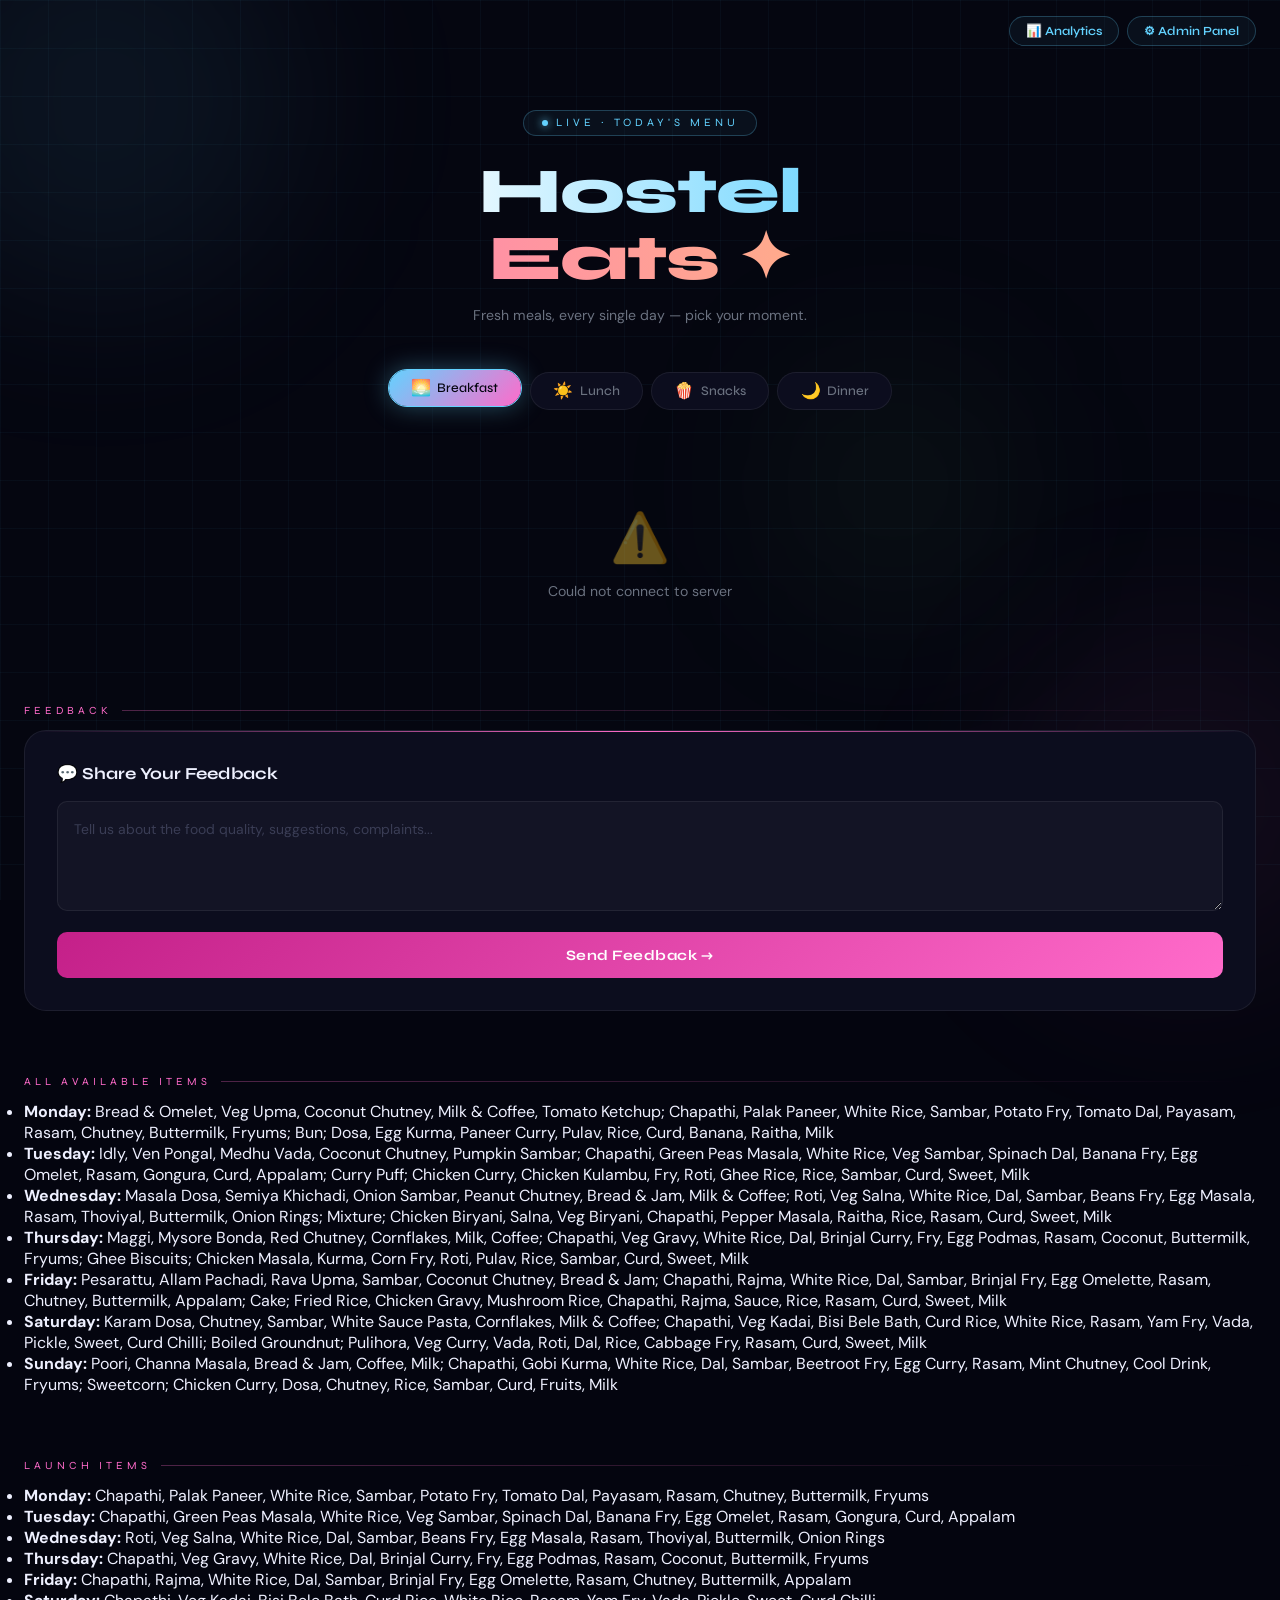
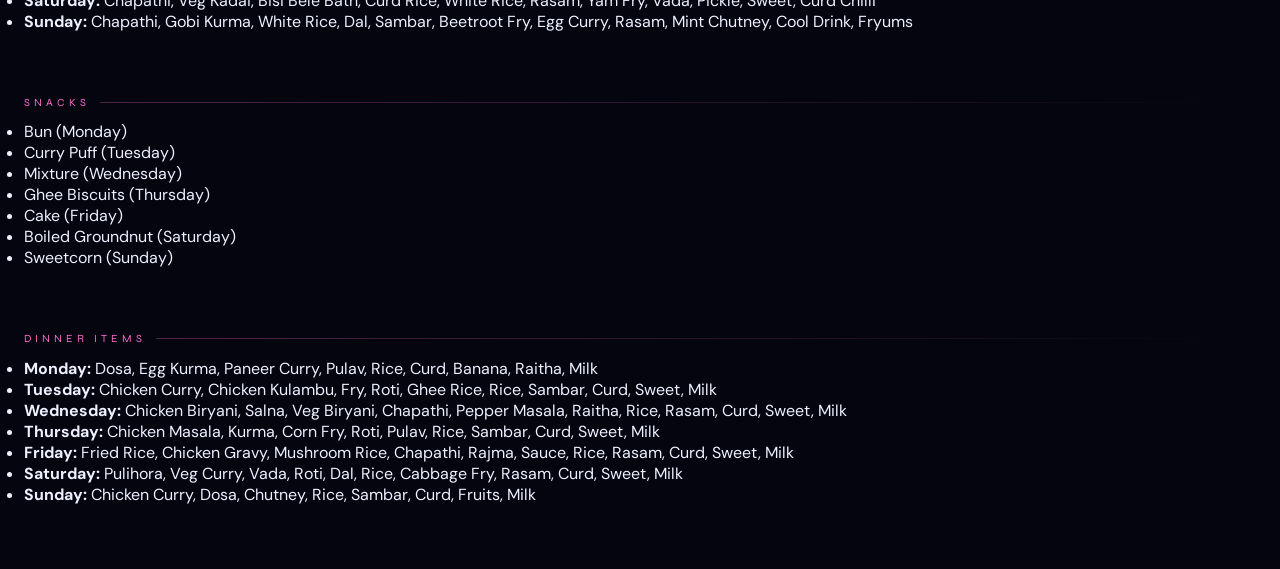
<file: forntend/index.html>
<!DOCTYPE html>
<html lang="en">
<head>
  <meta charset="UTF-8">
  <meta name="viewport" content="width=device-width, initial-scale=1.0">
  <title>HostelEats — Daily Menu</title>
  <link rel="stylesheet" href="css/style.css">
</head>
<body>

<!-- Background orbs -->
<div class="orb orb1"></div>
<div class="orb orb2"></div>
<div class="orb orb3"></div>

<div class="wrapper">

  <!-- Admin link -->
  <nav class="admin-nav" style="gap:0.5rem">
    <a href="analytics.html" class="nav-link">📊 Analytics</a>
    <a href="admin.html" class="nav-link">⚙ Admin Panel</a>
  </nav>

  <!-- Hero -->
  <header class="hero">
    <div class="hero-tag">Live · Today's Menu</div>
    <h1>
      <span class="line1">Hostel</span>
      <span class="line2">Eats ✦</span>
    </h1>
    <p class="hero-sub">Fresh meals, every single day — pick your moment.</p>
  </header>

  <!-- Tab bar -->
  <div class="tab-bar" role="tablist">
    <button class="tab active" onclick="loadMenu('breakfast')" role="tab">
      <span class="tab-icon">🌅</span><span>Breakfast</span>
    </button>
    <button class="tab" onclick="loadMenu('lunch')" role="tab">
      <span class="tab-icon">☀️</span><span>Lunch</span>
    </button>
    <button class="tab" onclick="loadMenu('snacks')" role="tab">
      <span class="tab-icon">🍿</span><span>Snacks</span>
    </button>
    <button class="tab" onclick="loadMenu('dinner')" role="tab">
      <span class="tab-icon">🌙</span><span>Dinner</span>
    </button>
  </div>

  <!-- Menu grid -->
  <div id="menu" role="main">
    <!-- Cards injected here -->
  </div>

  <!-- Feedback Section -->
  <div class="section">
    <p class="section-label">Feedback</p>
    <div class="complaint-box">
      <h2>💬 Share Your Feedback</h2>
      <textarea id="text" placeholder="Tell us about the food quality, suggestions, complaints..."></textarea>
      <button class="submit-btn" onclick="sendComplaint()">Send Feedback →</button>
    </div>
  </div>


<div class="section">
  <p class="section-label">All Available Items</p>
  <ul>
    <li><strong>Monday:</strong> Bread & Omelet, Veg Upma, Coconut Chutney, Milk & Coffee, Tomato Ketchup; Chapathi, Palak Paneer, White Rice, Sambar, Potato Fry, Tomato Dal, Payasam, Rasam, Chutney, Buttermilk, Fryums; Bun; Dosa, Egg Kurma, Paneer Curry, Pulav, Rice, Curd, Banana, Raitha, Milk</li>
    <li><strong>Tuesday:</strong> Idly, Ven Pongal, Medhu Vada, Coconut Chutney, Pumpkin Sambar; Chapathi, Green Peas Masala, White Rice, Veg Sambar, Spinach Dal, Banana Fry, Egg Omelet, Rasam, Gongura, Curd, Appalam; Curry Puff; Chicken Curry, Chicken Kulambu, Fry, Roti, Ghee Rice, Rice, Sambar, Curd, Sweet, Milk</li>
    <li><strong>Wednesday:</strong> Masala Dosa, Semiya Khichadi, Onion Sambar, Peanut Chutney, Bread & Jam, Milk & Coffee; Roti, Veg Salna, White Rice, Dal, Sambar, Beans Fry, Egg Masala, Rasam, Thoviyal, Buttermilk, Onion Rings; Mixture; Chicken Biryani, Salna, Veg Biryani, Chapathi, Pepper Masala, Raitha, Rice, Rasam, Curd, Sweet, Milk</li>
    <li><strong>Thursday:</strong> Maggi, Mysore Bonda, Red Chutney, Cornflakes, Milk, Coffee; Chapathi, Veg Gravy, White Rice, Dal, Brinjal Curry, Fry, Egg Podmas, Rasam, Coconut, Buttermilk, Fryums; Ghee Biscuits; Chicken Masala, Kurma, Corn Fry, Roti, Pulav, Rice, Sambar, Curd, Sweet, Milk</li>
    <li><strong>Friday:</strong> Pesarattu, Allam Pachadi, Rava Upma, Sambar, Coconut Chutney, Bread & Jam; Chapathi, Rajma, White Rice, Dal, Sambar, Brinjal Fry, Egg Omelette, Rasam, Chutney, Buttermilk, Appalam; Cake; Fried Rice, Chicken Gravy, Mushroom Rice, Chapathi, Rajma, Sauce, Rice, Rasam, Curd, Sweet, Milk</li>
    <li><strong>Saturday:</strong> Karam Dosa, Chutney, Sambar, White Sauce Pasta, Cornflakes, Milk & Coffee; Chapathi, Veg Kadai, Bisi Bele Bath, Curd Rice, White Rice, Rasam, Yam Fry, Vada, Pickle, Sweet, Curd Chilli; Boiled Groundnut; Pulihora, Veg Curry, Vada, Roti, Dal, Rice, Cabbage Fry, Rasam, Curd, Sweet, Milk</li>
    <li><strong>Sunday:</strong> Poori, Channa Masala, Bread & Jam, Coffee, Milk; Chapathi, Gobi Kurma, White Rice, Dal, Sambar, Beetroot Fry, Egg Curry, Rasam, Mint Chutney, Cool Drink, Fryums; Sweetcorn; Chicken Curry, Dosa, Chutney, Rice, Sambar, Curd, Fruits, Milk</li>
  </ul>
</div>

<div class="section">
  <p class="section-label">Launch Items</p>
  <ul>
    <li><strong>Monday:</strong> Chapathi, Palak Paneer, White Rice, Sambar, Potato Fry, Tomato Dal, Payasam, Rasam, Chutney, Buttermilk, Fryums</li>
    <li><strong>Tuesday:</strong> Chapathi, Green Peas Masala, White Rice, Veg Sambar, Spinach Dal, Banana Fry, Egg Omelet, Rasam, Gongura, Curd, Appalam</li>
    <li><strong>Wednesday:</strong> Roti, Veg Salna, White Rice, Dal, Sambar, Beans Fry, Egg Masala, Rasam, Thoviyal, Buttermilk, Onion Rings</li>
    <li><strong>Thursday:</strong> Chapathi, Veg Gravy, White Rice, Dal, Brinjal Curry, Fry, Egg Podmas, Rasam, Coconut, Buttermilk, Fryums</li>
    <li><strong>Friday:</strong> Chapathi, Rajma, White Rice, Dal, Sambar, Brinjal Fry, Egg Omelette, Rasam, Chutney, Buttermilk, Appalam</li>
    <li><strong>Saturday:</strong> Chapathi, Veg Kadai, Bisi Bele Bath, Curd Rice, White Rice, Rasam, Yam Fry, Vada, Pickle, Sweet, Curd Chilli</li>
    <li><strong>Sunday:</strong> Chapathi, Gobi Kurma, White Rice, Dal, Sambar, Beetroot Fry, Egg Curry, Rasam, Mint Chutney, Cool Drink, Fryums</li>
  </ul>
</div>

<div class="section">
  <p class="section-label">Snacks</p>
  <ul>
    <li>Bun (Monday)</li>
    <li>Curry Puff (Tuesday)</li>
    <li>Mixture (Wednesday)</li>
    <li>Ghee Biscuits (Thursday)</li>
    <li>Cake (Friday)</li>
    <li>Boiled Groundnut (Saturday)</li>
    <li>Sweetcorn (Sunday)</li>
  </ul>
</div>

<div class="section">
  <p class="section-label">Dinner Items</p>
  <ul>
    <li><strong>Monday:</strong> Dosa, Egg Kurma, Paneer Curry, Pulav, Rice, Curd, Banana, Raitha, Milk</li>
    <li><strong>Tuesday:</strong> Chicken Curry, Chicken Kulambu, Fry, Roti, Ghee Rice, Rice, Sambar, Curd, Sweet, Milk</li>
    <li><strong>Wednesday:</strong> Chicken Biryani, Salna, Veg Biryani, Chapathi, Pepper Masala, Raitha, Rice, Rasam, Curd, Sweet, Milk</li>
    <li><strong>Thursday:</strong> Chicken Masala, Kurma, Corn Fry, Roti, Pulav, Rice, Sambar, Curd, Sweet, Milk</li>
    <li><strong>Friday:</strong> Fried Rice, Chicken Gravy, Mushroom Rice, Chapathi, Rajma, Sauce, Rice, Rasam, Curd, Sweet, Milk</li>
    <li><strong>Saturday:</strong> Pulihora, Veg Curry, Vada, Roti, Dal, Rice, Cabbage Fry, Rasam, Curd, Sweet, Milk</li>
    <li><strong>Sunday:</strong> Chicken Curry, Dosa, Chutney, Rice, Sambar, Curd, Fruits, Milk</li>
  </ul>
</div>



<script src="js/app.js"></script>
</body>
</html>
</file>
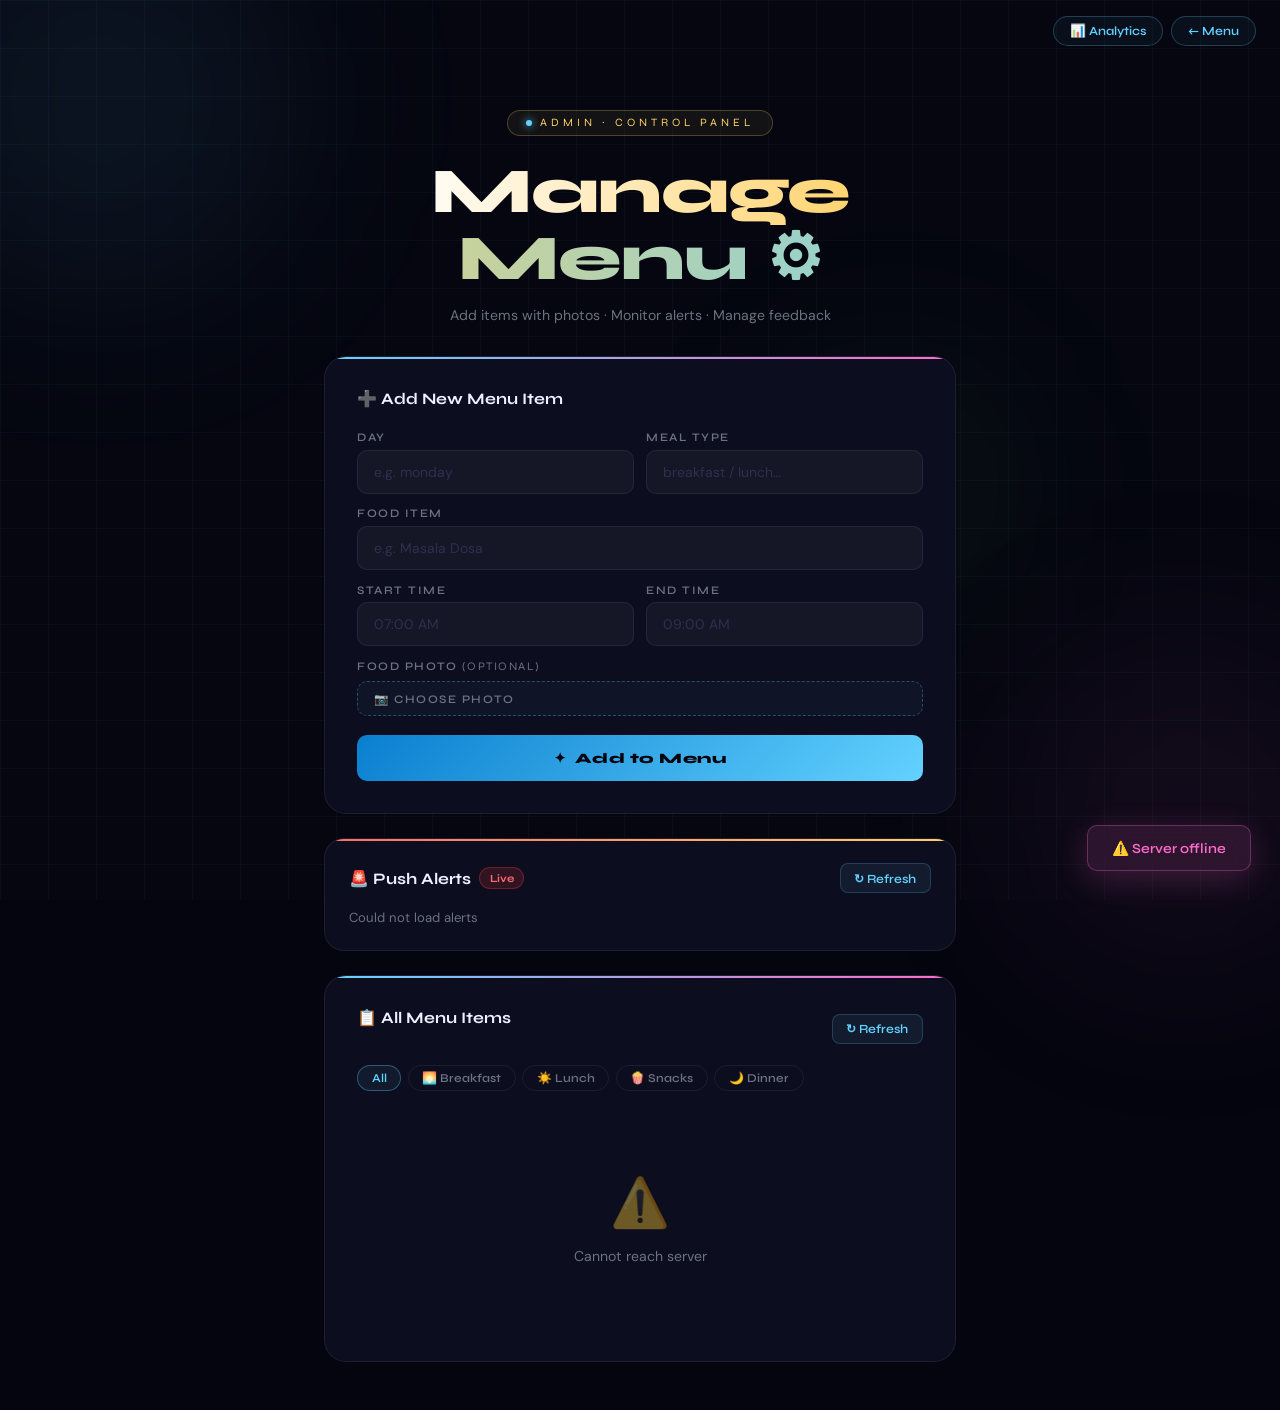
<file: forntend/admin.html>
<!DOCTYPE html>
<html lang="en">
<head>
  <meta charset="UTF-8">
  <meta name="viewport" content="width=device-width, initial-scale=1.0">
  <title>HostelEats — Admin Panel</title>
  <link rel="stylesheet" href="css/style.css">
</head>
<body>

<div class="orb orb1"></div>
<div class="orb orb2"></div>
<div class="orb orb3"></div>

<div class="wrapper">

  <nav class="admin-nav" style="gap:0.5rem;display:flex;justify-content:flex-end;padding:1rem 1.5rem 0;">
    <a href="analytics.html" class="nav-link">📊 Analytics</a>
    <a href="index.html" class="nav-link">← Menu</a>
  </nav>

  <header class="hero">
    <div class="hero-tag" style="color:var(--gold);border-color:rgba(255,209,102,0.25);background:rgba(255,209,102,0.06);">
      Admin · Control Panel
    </div>
    <h1>
      <span class="line1" style="background:linear-gradient(90deg,#fff 30%,var(--gold) 70%);-webkit-background-clip:text;background-clip:text;">Manage</span>
      <span class="line2" style="background:linear-gradient(90deg,var(--gold),var(--accent));-webkit-background-clip:text;background-clip:text;">Menu ⚙</span>
    </h1>
    <p class="hero-sub">Add items with photos · Monitor alerts · Manage feedback</p>
  </header>

  <div class="admin-layout">

    <!-- ── ADD MENU FORM ── -->
    <div class="form-card">
      <h2>➕ Add New Menu Item</h2>
      <div class="form-grid">

        <div class="form-group">
          <label>Day</label>
          <input id="day" placeholder="e.g. monday" />
        </div>

        <div class="form-group">
          <label>Meal Type</label>
          <input id="meal" placeholder="breakfast / lunch…" />
        </div>

        <div class="form-group full">
          <label>Food Item</label>
          <input id="item" placeholder="e.g. Masala Dosa" />
        </div>

        <div class="form-group">
          <label>Start Time</label>
          <input id="start" placeholder="07:00 AM" />
        </div>

        <div class="form-group">
          <label>End Time</label>
          <input id="end" placeholder="09:00 AM" />
        </div>

        <!-- 📸 Photo Upload -->
        <div class="form-group full photo-field">
          <label>Food Photo <span style="color:var(--muted);font-weight:400">(optional)</span></label>
          <label class="photo-label-btn">
            📷 Choose Photo
            <input type="file" id="photoFile" accept="image/*" style="display:none"
                   onchange="previewPhoto(this)">
          </label>
          <img id="photoPreview" alt="Preview" />
        </div>

      </div>
      <button class="add-btn" onclick="addMenu()">
        <span>✦</span> Add to Menu
      </button>
    </div>

    <!-- ── 🚨 ALERT PANEL ── -->
    <div class="alert-panel-card">
      <div class="alert-panel-header">
        <h2>🚨 Push Alerts <span class="alert-count-badge" id="alertBadge">Live</span></h2>
        <button class="refresh-btn" onclick="loadAlerts()">↻ Refresh</button>
      </div>
      <div id="alertPanel">
        <div style="color:var(--muted);font-size:0.82rem;padding:0.5rem 0">Loading alerts…</div>
      </div>
    </div>

    <!-- ── MENU LIST ── -->
    <div class="form-card" style="animation-delay:0.1s">

      <div class="refresh-row">
        <h2>📋 All Menu Items</h2>
        <button class="refresh-btn" onclick="loadAll()">↻ Refresh</button>
      </div>

      <div class="meal-filter" id="mealFilter">
        <button class="meal-pill active" onclick="filterMeal('all',this)">All</button>
        <button class="meal-pill" onclick="filterMeal('breakfast',this)">🌅 Breakfast</button>
        <button class="meal-pill" onclick="filterMeal('lunch',this)">☀️ Lunch</button>
        <button class="meal-pill" onclick="filterMeal('snacks',this)">🍿 Snacks</button>
        <button class="meal-pill" onclick="filterMeal('dinner',this)">🌙 Dinner</button>
      </div>

      <div id="menuList"></div>

    </div>

  </div>
</div>

<script src="js/admin.js"></script>
</body>
</html>
</file>
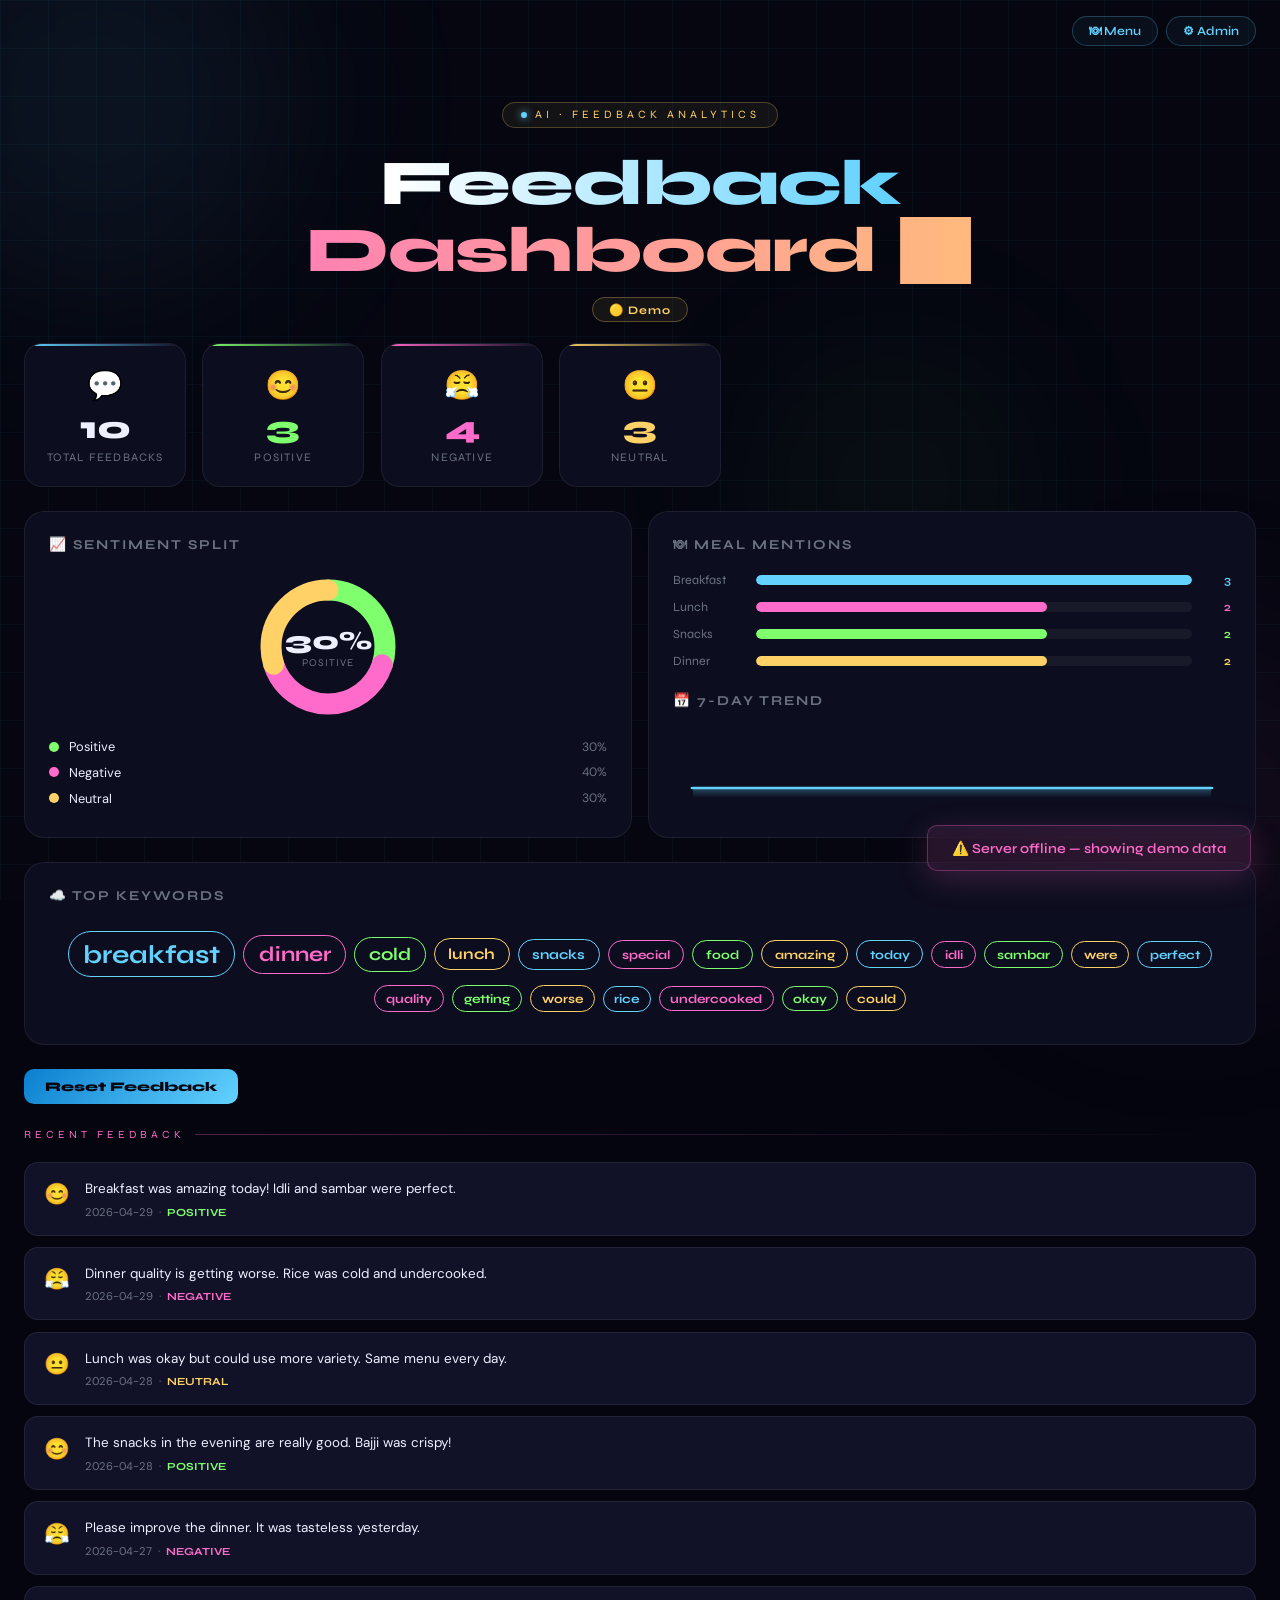
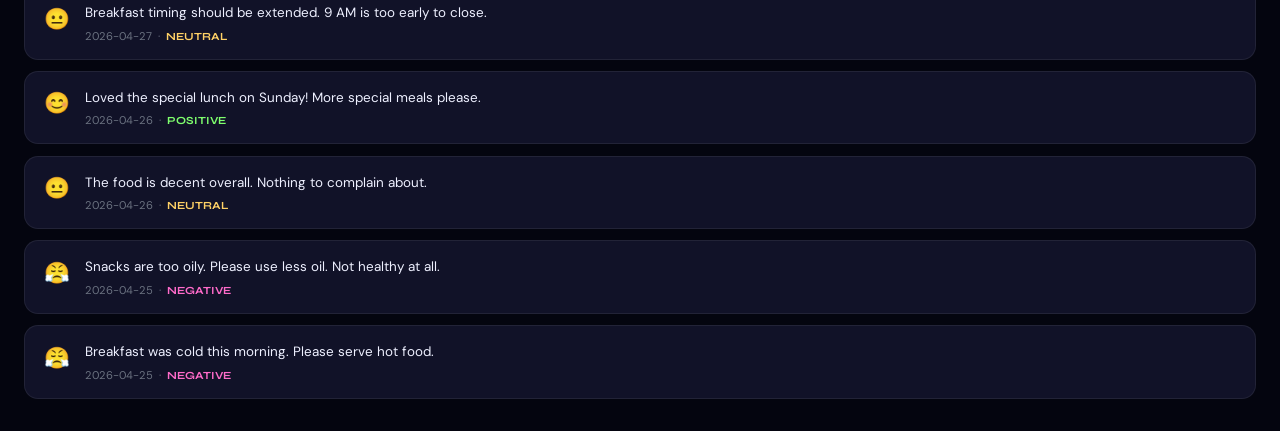
<file: forntend/Analytics.html>
<!DOCTYPE html>
<html lang="en">
<head>
  <meta charset="UTF-8" />
  <meta name="viewport" content="width=device-width, initial-scale=1.0" />
  <title>HostelEats — Feedback Analytics</title>
  <link rel="stylesheet" href="css/style.css" />
  <style>
    /* ── Dashboard-specific overrides ── */
    .dash-hero { padding: 3.5rem 1.5rem 1.5rem; text-align: center; }

    .kpi-grid {
      display: grid;
      grid-template-columns: repeat(auto-fill, minmax(160px, 1fr));
      gap: 1rem;
      padding: 0 1.5rem 1.5rem;
    }

    .kpi-card {
      background: var(--surface);
      border: 1px solid var(--border);
      border-radius: 18px;
      padding: 1.4rem 1.1rem;
      text-align: center;
      position: relative;
      overflow: hidden;
      animation: cardRise 0.5s cubic-bezier(.16,1,.3,1) both;
      transition: transform 0.25s, border-color 0.25s;
    }
    .kpi-card::before {
      content: '';
      position: absolute;
      top: 0; left: 0; right: 0;
      height: 2px;
    }
    .kpi-card.blue::before  { background: linear-gradient(90deg,var(--accent),transparent); }
    .kpi-card.pink::before  { background: linear-gradient(90deg,var(--accent2),transparent); }
    .kpi-card.green::before { background: linear-gradient(90deg,var(--accent3),transparent); }
    .kpi-card.gold::before  { background: linear-gradient(90deg,var(--gold),transparent); }
    .kpi-card:hover { transform: translateY(-4px); border-color: rgba(99,210,255,0.25); }

    .kpi-icon { font-size: 1.8rem; display: block; margin-bottom: 0.5rem; }
    .kpi-value {
      font-family: var(--font-display);
      font-size: 2rem;
      font-weight: 800;
      line-height: 1;
      counter-reset: num;
    }
    .kpi-label {
      font-size: 0.72rem;
      color: var(--muted);
      margin-top: 0.35rem;
      letter-spacing: 1.2px;
      text-transform: uppercase;
      font-family: var(--font-display);
    }

    /* ── Charts row ── */
    .charts-row {
      display: grid;
      grid-template-columns: 1fr 1fr;
      gap: 1rem;
      padding: 0 1.5rem 1.5rem;
    }
    @media (max-width: 600px) { .charts-row { grid-template-columns: 1fr; } }

    .chart-card {
      background: var(--surface);
      border: 1px solid var(--border);
      border-radius: 20px;
      padding: 1.5rem;
      animation: fadeSlideUp 0.6s cubic-bezier(.16,1,.3,1) both;
    }
    .chart-card h3 {
      font-family: var(--font-display);
      font-size: 0.85rem;
      font-weight: 700;
      color: var(--muted);
      letter-spacing: 2px;
      text-transform: uppercase;
      margin-bottom: 1.2rem;
      display: flex; align-items: center; gap: 0.5rem;
    }

    /* Donut chart */
    .donut-wrap { position: relative; width: 150px; height: 150px; margin: 0 auto 1rem; }
    .donut-wrap svg { width: 100%; height: 100%; transform: rotate(-90deg); }
    .donut-center {
      position: absolute; inset: 0;
      display: flex; flex-direction: column;
      align-items: center; justify-content: center;
      font-family: var(--font-display);
    }
    .donut-pct { font-size: 1.6rem; font-weight: 800; color: var(--text); }
    .donut-sub { font-size: 0.65rem; color: var(--muted); letter-spacing: 1px; text-transform: uppercase; }

    .legend { display: flex; flex-direction: column; gap: 0.55rem; }
    .legend-row {
      display: flex; align-items: center; gap: 0.6rem;
      font-size: 0.8rem; color: var(--text);
    }
    .legend-dot {
      width: 10px; height: 10px; border-radius: 50%; flex-shrink: 0;
    }
    .legend-pct { margin-left: auto; color: var(--muted); font-size: 0.76rem; }

    /* Bar chart */
    .bar-chart { display: flex; flex-direction: column; gap: 0.75rem; }
    .bar-row { display: flex; align-items: center; gap: 0.7rem; }
    .bar-label { font-size: 0.78rem; color: var(--muted); width: 72px; flex-shrink: 0; font-family: var(--font-display); }
    .bar-track {
      flex: 1; height: 10px; background: rgba(255,255,255,0.05);
      border-radius: 999px; overflow: hidden;
    }
    .bar-fill {
      height: 100%; border-radius: 999px;
      width: 0%;
      transition: width 1.2s cubic-bezier(.16,1,.3,1);
    }
    .bar-num { font-size: 0.76rem; font-family: var(--font-display); font-weight: 600; width: 28px; text-align: right; }

    /* Trend sparkline */
    .spark-wrap { width: 100%; overflow: hidden; }
    .spark-wrap svg { width: 100%; height: 80px; }

    /* Word cloud */
    .word-cloud {
      display: flex; flex-wrap: wrap; gap: 0.5rem;
      align-items: center; justify-content: center;
      padding: 0.5rem 0;
    }
    .word-tag {
      padding: 0.3rem 0.8rem;
      border-radius: 999px;
      font-family: var(--font-display);
      font-weight: 700;
      cursor: default;
      transition: transform 0.2s;
      animation: fadeIn 0.4s ease both;
    }
    .word-tag:hover { transform: scale(1.12); }

    /* AI insights */
    .insights-section { padding: 0 1.5rem 1.5rem; }
    .insight-card {
      background: var(--surface);
      border: 1px solid var(--border);
      border-radius: 20px;
      padding: 1.8rem;
      position: relative;
      overflow: hidden;
      animation: fadeSlideUp 0.7s ease both;
    }
    .insight-card::before {
      content: '';
      position: absolute;
      top: 0; left: 0; right: 0; height: 2px;
      background: linear-gradient(90deg, var(--accent), var(--accent2), var(--gold));
    }
    .insight-header {
      display: flex; align-items: center; justify-content: space-between;
      margin-bottom: 1.2rem;
    }
    .insight-header h3 {
      font-family: var(--font-display);
      font-size: 1rem; font-weight: 700;
      display: flex; align-items: center; gap: 0.5rem;
    }
    .ai-badge {
      font-size: 0.68rem; font-weight: 700; font-family: var(--font-display);
      padding: 0.25rem 0.75rem; border-radius: 999px;
      background: linear-gradient(135deg, rgba(99,210,255,0.15), rgba(255,107,202,0.15));
      color: var(--accent);
      border: 1px solid rgba(99,210,255,0.25);
      letter-spacing: 1.5px; text-transform: uppercase;
    }

    .insight-body {
      font-size: 0.88rem;
      line-height: 1.75;
      color: #b0b8d0;
      white-space: pre-wrap;
      min-height: 80px;
    }

    .insight-chips { display: flex; flex-wrap: wrap; gap: 0.5rem; margin-top: 1.2rem; }
    .chip {
      font-size: 0.72rem; font-weight: 600; font-family: var(--font-display);
      padding: 0.25rem 0.8rem; border-radius: 999px;
      border: 1px solid; letter-spacing: 0.5px;
    }
    .chip.pos { background: rgba(127,255,110,0.08); color: var(--accent3); border-color: rgba(127,255,110,0.2); }
    .chip.neg { background: rgba(255,107,202,0.08); color: var(--accent2); border-color: rgba(255,107,202,0.2); }
    .chip.neu { background: rgba(99,210,255,0.08); color: var(--accent); border-color: rgba(99,210,255,0.2); }

    /* Feed */
    .feed-section { padding: 0 1.5rem 2rem; }
    .feed-list { display: flex; flex-direction: column; gap: 0.7rem; }
    .feed-item {
      background: var(--surface2);
      border: 1px solid var(--border);
      border-radius: 14px;
      padding: 1rem 1.2rem;
      display: flex; gap: 0.9rem; align-items: flex-start;
      animation: fadeSlideUp 0.4s ease both;
      transition: border-color 0.2s, transform 0.2s;
    }
    .feed-item:hover { border-color: rgba(99,210,255,0.2); transform: translateX(4px); }
    .feed-sentiment { font-size: 1.3rem; flex-shrink: 0; margin-top: 0.1rem; }
    .feed-text { font-size: 0.84rem; line-height: 1.55; color: var(--text); flex: 1; }
    .feed-meta { font-size: 0.7rem; color: var(--muted); margin-top: 0.3rem; }

    /* Analyse btn */
    .analyse-btn {
      background: linear-gradient(135deg, #0a7fcf, var(--accent));
      color: #04050f;
      border: none;
      border-radius: 10px;
      padding: 0.6rem 1.3rem;
      font-family: var(--font-display);
      font-weight: 800;
      font-size: 0.82rem;
      cursor: pointer;
      transition: transform 0.2s, box-shadow 0.2s;
      display: flex; align-items: center; gap: 0.4rem;
    }
    .analyse-btn:hover {
      transform: translateY(-2px);
      box-shadow: 0 8px 24px rgba(99,210,255,0.35);
    }
    .analyse-btn:disabled { opacity: 0.5; cursor: not-allowed; transform: none; }

    /* Typing cursor */
    .cursor { display: inline-block; width: 2px; height: 1em; background: var(--accent); margin-left: 2px; animation: blink 0.8s step-end infinite; vertical-align: text-bottom; }
    @keyframes blink { 0%,100%{opacity:1} 50%{opacity:0} }

    /* Spinner */
    .spinner { width: 16px; height: 16px; border: 2px solid rgba(99,210,255,0.2); border-top-color: var(--accent); border-radius: 50%; animation: spin 0.7s linear infinite; }
    @keyframes spin { to { transform: rotate(360deg); } }

    /* Counter animation */
    .count-up { display: inline-block; }

    /* Empty feed */
    .feed-empty { text-align: center; color: var(--muted); padding: 2rem; font-size: 0.85rem; }
  </style>
</head>
<body>

<div class="orb orb1"></div>
<div class="orb orb2"></div>
<div class="orb orb3"></div>

<div class="wrapper">

  <!-- Nav -->
  <nav class="admin-nav" style="gap:0.5rem;display:flex;justify-content:flex-end;padding:1rem 1.5rem 0;">
    <a href="index.html" class="nav-link">🍽 Menu</a>
    <a href="admin.html" class="nav-link">⚙ Admin</a>
  </nav>

  <!-- Hero -->
  <header class="dash-hero hero">
    <div class="hero-tag" style="color:var(--gold);border-color:rgba(255,209,102,0.25);background:rgba(255,209,102,0.06);">
      AI · Feedback Analytics
    </div>
    <h1>
      <span class="line1">Feedback</span>
      <span class="line2">Dashboard 📊</span>
    </h1>
    <p class="hero-sub"></p>
    <div style="margin-top:0.8rem;">
      <span id="liveBadge" style="
        font-size:0.72rem; font-family:var(--font-display); font-weight:700;
        padding:0.3rem 1rem; border-radius:999px; border:1px solid rgba(99,210,255,0.3);
        color:var(--accent); background:rgba(99,210,255,0.07); letter-spacing:1px;
        transition: all 0.4s ease;
      ">⟳ Connecting…</span>
    </div>
  </header>

  <!-- KPI Cards -->
  <div class="kpi-grid" id="kpiGrid">
    <div class="kpi-card blue" style="animation-delay:0s">
      <span class="kpi-icon">💬</span>
      <div class="kpi-value count-up" data-target="0" id="kpiTotal">0</div>
      <div class="kpi-label">Total Feedbacks</div>
    </div>
    <div class="kpi-card green" style="animation-delay:0.08s">
      <span class="kpi-icon">😊</span>
      <div class="kpi-value count-up" data-target="0" id="kpiPos" style="color:var(--accent3)">0</div>
      <div class="kpi-label">Positive</div>
    </div>
    <div class="kpi-card pink" style="animation-delay:0.16s">
      <span class="kpi-icon">😤</span>
      <div class="kpi-value count-up" data-target="0" id="kpiNeg" style="color:var(--accent2)">0</div>
      <div class="kpi-label">Negative</div>
    </div>
    <div class="kpi-card gold" style="animation-delay:0.24s">
      <span class="kpi-icon">😐</span>
      <div class="kpi-value count-up" data-target="0" id="kpiNeu" style="color:var(--gold)">0</div>
      <div class="kpi-label">Neutral</div>
    </div>
  </div>

  <!-- Charts row -->
  <div class="charts-row">

    <!-- Donut: Sentiment -->
    <div class="chart-card" style="animation-delay:0.1s">
      <h3>📈 Sentiment Split</h3>
      <div class="donut-wrap" id="donutWrap">
        <svg viewBox="0 0 100 100">
          <circle cx="50" cy="50" r="38" fill="none" stroke="rgba(255,255,255,0.05)" stroke-width="14"/>
          <circle id="donutPos" cx="50" cy="50" r="38" fill="none" stroke="var(--accent3)" stroke-width="14"
            stroke-dasharray="0 239" stroke-linecap="round" style="transition:stroke-dasharray 1.2s cubic-bezier(.16,1,.3,1)"/>
          <circle id="donutNeg" cx="50" cy="50" r="38" fill="none" stroke="var(--accent2)" stroke-width="14"
            stroke-dasharray="0 239" stroke-linecap="round" style="transition:stroke-dasharray 1.2s cubic-bezier(.16,1,.3,1) 0.1s"/>
          <circle id="donutNeu" cx="50" cy="50" r="38" fill="none" stroke="var(--gold)" stroke-width="14"
            stroke-dasharray="0 239" stroke-linecap="round" style="transition:stroke-dasharray 1.2s cubic-bezier(.16,1,.3,1) 0.2s"/>
        </svg>
        <div class="donut-center">
          <div class="donut-pct" id="donutPct">—</div>
          <div class="donut-sub">Positive</div>
        </div>
      </div>
      <div class="legend" id="legend">
        <div class="legend-row"><div class="legend-dot" style="background:var(--accent3)"></div> Positive <span class="legend-pct" id="lPos">—</span></div>
        <div class="legend-row"><div class="legend-dot" style="background:var(--accent2)"></div> Negative <span class="legend-pct" id="lNeg">—</span></div>
        <div class="legend-row"><div class="legend-dot" style="background:var(--gold)"></div> Neutral <span class="legend-pct" id="lNeu">—</span></div>
      </div>
    </div>

    <!-- Bar: Meal mentions -->
    <div class="chart-card" style="animation-delay:0.18s">
      <h3>🍽 Meal Mentions</h3>
      <div class="bar-chart" id="barChart">
        <div class="bar-row">
          <div class="bar-label">Breakfast</div>
          <div class="bar-track"><div class="bar-fill" id="bBreakfast" style="background:var(--accent)"></div></div>
          <div class="bar-num" id="nBreakfast" style="color:var(--accent)">0</div>
        </div>
        <div class="bar-row">
          <div class="bar-label">Lunch</div>
          <div class="bar-track"><div class="bar-fill" id="bLunch" style="background:var(--accent2)"></div></div>
          <div class="bar-num" id="nLunch" style="color:var(--accent2)">0</div>
        </div>
        <div class="bar-row">
          <div class="bar-label">Snacks</div>
          <div class="bar-track"><div class="bar-fill" id="bSnacks" style="background:var(--accent3)"></div></div>
          <div class="bar-num" id="nSnacks" style="color:var(--accent3)">0</div>
        </div>
        <div class="bar-row">
          <div class="bar-label">Dinner</div>
          <div class="bar-track"><div class="bar-fill" id="bDinner" style="background:var(--gold)"></div></div>
          <div class="bar-num" id="nDinner" style="color:var(--gold)">0</div>
        </div>
      </div>

      <h3 style="margin-top:1.5rem;">📅 7-Day Trend</h3>
      <div class="spark-wrap">
        <svg viewBox="0 0 280 80" id="sparkSvg" preserveAspectRatio="none">
          <defs>
            <linearGradient id="sparkGrad" x1="0" y1="0" x2="0" y2="1">
              <stop offset="0%" stop-color="var(--accent)" stop-opacity="0.3"/>
              <stop offset="100%" stop-color="var(--accent)" stop-opacity="0"/>
            </linearGradient>
          </defs>
          <path id="sparkArea" fill="url(#sparkGrad)" d=""/>
          <path id="sparkLine" fill="none" stroke="var(--accent)" stroke-width="2.5" stroke-linecap="round" stroke-linejoin="round" d=""/>
        </svg>
      </div>
    </div>

  </div>

  <!-- Word Cloud -->
  <div style="padding: 0 1.5rem 1.5rem;">
    <div class="chart-card" style="animation-delay:0.25s">
      <h3>☁️ Top Keywords</h3>
      <div class="word-cloud" id="wordCloud">
        <span style="color:var(--muted);font-size:0.85rem;">Analysing feedback…</span>
      </div>
    </div>
  </div>

  <!-- AI Insights -->
  <div class="insights-section">
    <button class="analyse-btn" onclick="location.reload()">Reset Feedback</button>
  </div>

  <!-- Recent Feedback Feed -->
  <div class="feed-section">
    <p class="section-label" style="padding:0 0 0.5rem;">Recent Feedback</p>
    <div class="feed-list" id="feedList">
      <div class="feed-empty">Loading feedback…</div>
    </div>
  </div>

</div>

<script>
const API = "http://127.0.0.1:5000";

// ──────────────────────────────────────────────
// SAMPLE / DEMO DATA (used when server is offline)
// ──────────────────────────────────────────────
const DEMO_FEEDBACK = [
  { id:1, message:"Breakfast was amazing today! Idli and sambar were perfect.", created_at:"2026-04-29" },
  { id:2, message:"Dinner quality is getting worse. Rice was cold and undercooked.", created_at:"2026-04-29" },
  { id:3, message:"Lunch was okay but could use more variety. Same menu every day.", created_at:"2026-04-28" },
  { id:4, message:"The snacks in the evening are really good. Bajji was crispy!", created_at:"2026-04-28" },
  { id:5, message:"Please improve the dinner. It was tasteless yesterday.", created_at:"2026-04-27" },
  { id:6, message:"Breakfast timing should be extended. 9 AM is too early to close.", created_at:"2026-04-27" },
  { id:7, message:"Loved the special lunch on Sunday! More special meals please.", created_at:"2026-04-26" },
  { id:8, message:"The food is decent overall. Nothing to complain about.", created_at:"2026-04-26" },
  { id:9, message:"Snacks are too oily. Please use less oil. Not healthy at all.", created_at:"2026-04-25" },
  { id:10, message:"Breakfast was cold this morning. Please serve hot food.", created_at:"2026-04-25" },
];

let feedbackData = [];

// ──────────────────────────────────────────────
// SENTIMENT CLASSIFIER (local heuristic)
// ──────────────────────────────────────────────
function classifySentiment(text) {
  const t = text.toLowerCase();
  const pos = ['good','great','amazing','excellent','love','perfect','best','tasty','crispy','delicious','awesome','wonderful','fantastic','enjoyed','fresh'];
  const neg = ['bad','terrible','cold','worse','tasteless','undercooked','oily','unhealthy','poor','horrible','dirty','late','slow','worst','disappointed','complaint'];
  let score = 0;
  pos.forEach(w => { if(t.includes(w)) score++; });
  neg.forEach(w => { if(t.includes(w)) score--; });
  if(score > 0) return 'positive';
  if(score < 0) return 'negative';
  return 'neutral';
}

function sentimentEmoji(s) {
  return s === 'positive' ? '😊' : s === 'negative' ? '😤' : '😐';
}

// ──────────────────────────────────────────────
// MEAL MENTIONS
// ──────────────────────────────────────────────
function countMealMentions(data) {
  const counts = { breakfast:0, lunch:0, snacks:0, dinner:0 };
  data.forEach(f => {
    const t = f.message.toLowerCase();
    if(t.includes('breakfast')) counts.breakfast++;
    if(t.includes('lunch'))     counts.lunch++;
    if(t.includes('snack') || t.includes('evening')) counts.snacks++;
    if(t.includes('dinner'))   counts.dinner++;
  });
  return counts;
}

// ──────────────────────────────────────────────
// KEYWORD EXTRACTION
// ──────────────────────────────────────────────
function extractKeywords(data) {
  const stopWords = new Set(['the','is','was','are','and','but','or','it','to','a','an','in','of','for','with','be','this','that','too','also','very','not','on','at','we','i','you','my','me','so','as','by','from','please','more','has','have','had','its','get','they']);
  const freq = {};
  data.forEach(f => {
    f.message.toLowerCase()
      .replace(/[^a-z\s]/g,'')
      .split(/\s+/)
      .filter(w => w.length > 3 && !stopWords.has(w))
      .forEach(w => { freq[w] = (freq[w]||0) + 1; });
  });
  return Object.entries(freq).sort((a,b)=>b[1]-a[1]).slice(0,20);
}

// ──────────────────────────────────────────────
// 7-DAY TREND (group by date)
// ──────────────────────────────────────────────
function buildTrend(data) {
  const days = {};
  data.forEach(f => {
    const d = (f.created_at || '').substring(0,10) || 'unknown';
    days[d] = (days[d]||0) + 1;
  });
  const sorted = Object.entries(days).sort((a,b)=>a[0].localeCompare(b[0])).slice(-7);
  return sorted;
}

// ──────────────────────────────────────────────
// COUNTER ANIMATION
// ──────────────────────────────────────────────
function animateCount(el, target) {
  let start = 0;
  const step = Math.ceil(target / 30);
  const timer = setInterval(() => {
    start = Math.min(start + step, target);
    el.textContent = start;
    if(start >= target) clearInterval(timer);
  }, 30);
}

// ──────────────────────────────────────────────
// RENDER KPIs
// ──────────────────────────────────────────────
function renderKPIs(data) {
  // FIX: use f.sentiment set by server (auto_tag), not re-classify locally
  const sentiments = data.map(f => f.sentiment || classifySentiment(f.message));
  const pos = sentiments.filter(s=>s==='positive').length;
  const neg = sentiments.filter(s=>s==='negative').length;
  const neu = sentiments.filter(s=>s==='neutral').length;
  const total = data.length;

  animateCount(document.getElementById('kpiTotal'), total);
  animateCount(document.getElementById('kpiPos'), pos);
  animateCount(document.getElementById('kpiNeg'), neg);
  animateCount(document.getElementById('kpiNeu'), neu);

  // Donut
  const circ = 2 * Math.PI * 38; // ~238.76
  let offset = 0;
  const segs = [
    { id:'donutPos', count: pos, color:'var(--accent3)', lId:'lPos' },
    { id:'donutNeg', count: neg, color:'var(--accent2)', lId:'lNeg' },
    { id:'donutNeu', count: neu, color:'var(--gold)',    lId:'lNeu' },
  ];
  segs.forEach(seg => {
    const pct = total ? seg.count/total : 0;
    const len = pct * circ;
    const circle = document.getElementById(seg.id);
    circle.style.strokeDashoffset = -offset;
    setTimeout(() => {
      circle.style.strokeDasharray = `${len} ${circ - len}`;
    }, 100);
    offset += len;
    document.getElementById(seg.lId).textContent = total ? Math.round(pct*100)+'%' : '0%';
  });

  const posPct = total ? Math.round((pos/total)*100) : 0;
  document.getElementById('donutPct').textContent = posPct + '%';
  return { pos, neg, neu, total };
}

// ──────────────────────────────────────────────
// RENDER BAR CHART
// ──────────────────────────────────────────────
function renderBars(data) {
  const counts = countMealMentions(data);
  const max = Math.max(...Object.values(counts), 1);
  const meals = { breakfast:'bBreakfast', lunch:'bLunch', snacks:'bSnacks', dinner:'bDinner' };
  const nums  = { breakfast:'nBreakfast', lunch:'nLunch', snacks:'nSnacks', dinner:'nDinner' };
  Object.entries(meals).forEach(([meal, id]) => {
    const pct = (counts[meal]/max)*100;
    setTimeout(() => {
      document.getElementById(id).style.width = pct + '%';
      document.getElementById(nums[meal]).textContent = counts[meal];
    }, 400);
  });
}

// ──────────────────────────────────────────────
// RENDER SPARKLINE
// ──────────────────────────────────────────────
function renderSparkline(data) {
  const trend = buildTrend(data);
  if(trend.length < 2) return;
  const values = trend.map(d=>d[1]);
  const maxV = Math.max(...values);
  const minV = Math.min(...values);
  const W = 280, H = 70, pad = 10;
  const xStep = (W - pad*2) / (values.length - 1);
  const yScale = v => pad + (H - pad*2) * (1 - (v - minV) / (maxV - minV || 1));

  const pts = values.map((v,i) => [pad + i*xStep, yScale(v)]);
  const lineD = pts.map((p,i)=>(i===0?`M${p[0]},${p[1]}`:`L${p[0]},${p[1]}`)).join(' ');
  const areaD = lineD + ` L${pts[pts.length-1][0]},${H} L${pts[0][0]},${H} Z`;

  document.getElementById('sparkLine').setAttribute('d', lineD);
  document.getElementById('sparkArea').setAttribute('d', areaD);
}

// ──────────────────────────────────────────────
// RENDER WORD CLOUD
// FIX: prefer server tags, fallback to keyword extract
// ──────────────────────────────────────────────
function renderWordCloud(data) {
  // Try server tags first (richer, pre-classified)
  const tagFreq = {};
  data.forEach(f => {
    const tags = Array.isArray(f.tags) ? f.tags : [];
    tags.filter(Boolean).forEach(t => { tagFreq[t] = (tagFreq[t]||0) + 1; });
  });
  const serverKeywords = Object.entries(tagFreq).sort((a,b)=>b[1]-a[1]);
  const keywords = serverKeywords.length >= 3 ? serverKeywords : extractKeywords(data);
  const cloud = document.getElementById('wordCloud');
  const colors = ['var(--accent)','var(--accent2)','var(--accent3)','var(--gold)'];
  const sizes = [1.6, 1.3, 1.1, 0.95, 0.85, 0.78];

  if(!keywords.length) {
    cloud.innerHTML = '<span style="color:var(--muted);font-size:0.85rem;">Not enough data</span>';
    return;
  }

  cloud.innerHTML = '';
  keywords.forEach(([word, freq], i) => {
    const span = document.createElement('span');
    span.className = 'word-tag';
    const color = colors[i % colors.length];
    const size = sizes[Math.min(i, sizes.length-1)];
    span.style.cssText = `
      font-size:${size}rem;
      color:${color};
      background:${color.replace('var(','').replace(')','')};
      background: rgba(0,0,0,0);
      border:1px solid ${color};
      opacity:${0.4 + (1 - i/keywords.length) * 0.6};
      animation-delay:${i*0.05}s;
      padding: ${0.25 + (1-i/keywords.length)*0.15}rem ${0.6 + (1-i/keywords.length)*0.3}rem;
    `;
    span.style.color = color;
    span.style.borderColor = color;
    span.style.background = `rgba(0,0,0,0)`;
    span.textContent = word;
    span.title = `${freq} mention${freq>1?'s':''}`;
    cloud.appendChild(span);
  });
}

// ──────────────────────────────────────────────
// RENDER FEED
// FIX: use server-provided f.sentiment + f.tags
// ──────────────────────────────────────────────
function renderFeed(data) {
  const list = document.getElementById('feedList');
  if(!data.length) {
    list.innerHTML = '<div class="feed-empty">No feedback yet — submit some from the menu page!</div>';
    return;
  }
  list.innerHTML = '';
  data.slice(0,10).forEach((f, i) => {
    // Use server sentiment (already set in init via map), fallback to local
    const sentiment = f.sentiment || classifySentiment(f.message);
    const sColor    = sentiment==='positive' ? 'var(--accent3)' : sentiment==='negative' ? 'var(--accent2)' : 'var(--gold)';

    // Tags from server (array) or empty
    const tags    = Array.isArray(f.tags) ? f.tags.filter(Boolean) : [];
    const tagsHtml = tags.length
      ? '<div style="margin-top:0.35rem;display:flex;gap:0.3rem;flex-wrap:wrap;">'
        + tags.map(t => `<span style="font-size:0.65rem;padding:0.15rem 0.5rem;border-radius:999px;background:rgba(99,210,255,0.08);color:var(--accent);border:1px solid rgba(99,210,255,0.18);font-family:var(--font-display);font-weight:600;">#${t}</span>`).join('')
        + '</div>'
      : '';

    const el = document.createElement('div');
    el.className = 'feed-item';
    el.style.animationDelay = `${i*0.06}s`;
    el.innerHTML = `
      <div class="feed-sentiment">${sentimentEmoji(sentiment)}</div>
      <div style="flex:1">
        <div class="feed-text">${escHtml(f.message)}</div>
        ${tagsHtml}
        <div class="feed-meta">
          ${f.created_at || 'Today'} &nbsp;·&nbsp;
          <span style="color:${sColor};font-weight:700;font-family:var(--font-display);font-size:0.68rem;">${sentiment.toUpperCase()}</span>
          ${f.meal_type && f.meal_type!=='general' ? `&nbsp;·&nbsp; <span style="color:var(--muted)">${f.meal_type}</span>` : ''}
        </div>
      </div>`;
    list.appendChild(el);
  });
}

// ──────────────────────────────────────────────
// AI ANALYSIS via Claude API
// ──────────────────────────────────────────────
async function runAIAnalysis() {
  const btn = document.getElementById('analyseBtn');
  const body = document.getElementById('insightBody');
  const chips = document.getElementById('insightChips');

  btn.disabled = true;
  btn.innerHTML = `<div class="spinner"></div> Analysing…`;
  chips.innerHTML = '';
  body.innerHTML = '';

  const messages = feedbackData.slice(0,15).map(f=>f.message).join('\n- ');
  const prompt = `You are a hostel food manager's analytics assistant. Analyse this student feedback and give:
1. Overall sentiment summary (2-3 sentences)
2. Top 3 issues students face
3. Top 2 things students love
4. 3 specific actionable recommendations

Feedback collected:
- ${messages}

Be concise, empathetic, and practical. Use bullet points where helpful. Keep it under 200 words.`;

  try {
    const res = await fetch("https://api.anthropic.com/v1/messages", {
      method: "POST",
      headers: { "Content-Type": "application/json" },
      body: JSON.stringify({
        model: "claude-sonnet-4-20250514",
        max_tokens: 1000,
        messages: [{ role: "user", content: prompt }]
      })
    });

    const data = await res.json();
    const text = data.content?.map(c=>c.text||'').join('') || 'No response received.';

    // Typewriter effect
    body.innerHTML = '';
    let i = 0;
    const cursor = document.createElement('span');
    cursor.className = 'cursor';
    body.appendChild(cursor);

    const typeTimer = setInterval(() => {
      cursor.before(text[i]);
      i++;
      if(i >= text.length) {
        clearInterval(typeTimer);
        cursor.remove();
      }
    }, 12);

    // Extract sentiment chips
    const sentimentData = feedbackData.map(f => classifySentiment(f.message));
    const pos = sentimentData.filter(s=>s==='positive').length;
    const neg = sentimentData.filter(s=>s==='negative').length;
    const topKeywords = extractKeywords(feedbackData).slice(0,6);

    setTimeout(() => {
      chips.innerHTML = '';
      topKeywords.forEach(([w]) => {
        const chip = document.createElement('span');
        const s = classifySentiment(w);
        chip.className = `chip ${pos > neg ? 'pos' : 'neg'}`;
        chip.textContent = '#' + w;
        chips.appendChild(chip);
      });
    }, 1500);

  } catch(err) {
    body.textContent = '⚠️ Could not connect to Claude AI. Make sure you are using the Claude.ai interface with API access enabled.';
  } finally {
    btn.disabled = false;
    btn.innerHTML = '✦ Re-analyse';
  }
}

// ──────────────────────────────────────────────
// UTILS
// ──────────────────────────────────────────────
function escHtml(s) {
  return String(s).replace(/&/g,'&amp;').replace(/</g,'&lt;').replace(/>/g,'&gt;');
}

// ──────────────────────────────────────────────
// FETCH ALL COMPLAINTS (handles pagination)
// ──────────────────────────────────────────────
async function fetchAllComplaints() {
  let page = 1, all = [];
  while (true) {
    const res  = await fetch(`${API}/complaints?page=${page}&limit=100`);
    if (!res.ok) throw new Error('HTTP ' + res.status);
    const body = await res.json();
    // FIX: server returns { complaints:[...], total, page, pages }
    // Old code: res.json() returned object → .length was undefined → threw → demo mode
    const items = Array.isArray(body) ? body : (body.complaints || []);
    all = all.concat(items);
    if (page >= (body.pages || 1)) break;
    page++;
  }
  return all;
}

// ──────────────────────────────────────────────
// INIT — load LIVE data, fallback to demo only
//        if server is genuinely unreachable
// ──────────────────────────────────────────────
async function init() {
  document.getElementById('kpiTotal').textContent = '…';
  let isLive = false;

  try {
    const data = await fetchAllComplaints();
    feedbackData = data;
    isLive = true;
    const msg = data.length ? '✅ Live data — ' + data.length + ' feedback(s)' : '✅ Connected — no feedback yet';
    showToast(msg, 'success');
  } catch(err) {
    feedbackData = DEMO_FEEDBACK;
    showToast('⚠️ Server offline — showing demo data', 'error');
  }

  // FIX: use server-provided sentiment; only re-classify for demo data
  feedbackData = feedbackData.map(f => ({
    ...f,
    sentiment: f.sentiment || classifySentiment(f.message)
  }));

  // Update live/demo badge
  const badge = document.getElementById('liveBadge');
  if (badge) {
    badge.textContent = isLive ? '🟢 Live' : '🟡 Demo';
    badge.style.color = isLive ? 'var(--accent3)' : 'var(--gold)';
    badge.style.borderColor = isLive ? 'rgba(127,255,110,0.3)' : 'rgba(255,209,102,0.3)';
    badge.style.background  = isLive ? 'rgba(127,255,110,0.07)' : 'rgba(255,209,102,0.07)';
  }

  renderKPIs(feedbackData);
  renderBars(feedbackData);
  renderSparkline(feedbackData);
  renderWordCloud(feedbackData);
  renderFeed(feedbackData);
}

// ──────────────────────────────────────────────
// TOAST (reuse from app.js style)
// ──────────────────────────────────────────────
function showToast(msg, type='info') {
  const t = document.createElement('div');
  t.className = `toast ${type}`;
  t.textContent = msg;
  document.body.appendChild(t);
  setTimeout(() => {
    t.classList.add('hide');
    setTimeout(()=>t.remove(), 350);
  }, 4000);
}

window.addEventListener('DOMContentLoaded', init);
</script>
</body>
</html>
</file>
<file: forntend/css/style.css>
@import url('https://fonts.googleapis.com/css2?family=Syne:wght@400;600;700;800&family=DM+Sans:wght@300;400;500&display=swap');

:root {
  --bg: #04050f;
  --surface: #0c0d1e;
  --surface2: #111228;
  --border: rgba(255,255,255,0.07);
  --border-glow: rgba(99,210,255,0.35);
  --accent: #63d2ff;
  --accent2: #ff6bca;
  --accent3: #7fff6e;
  --gold: #ffd166;
  --text: #eef0ff;
  --muted: #6b7280;
  --radius: 18px;
  --radius-sm: 10px;
  --font-display: 'Syne', sans-serif;
  --font-body: 'DM Sans', sans-serif;
}

*, *::before, *::after { margin: 0; padding: 0; box-sizing: border-box; }

html { scroll-behavior: smooth; }

body {
  background: var(--bg);
  color: var(--text);
  font-family: var(--font-body);
  min-height: 100vh;
  overflow-x: hidden;
  cursor: default;
}

/* ── Animated grid background ── */
body::before {
  content: '';
  position: fixed;
  inset: 0;
  background-image:
    linear-gradient(rgba(99,210,255,0.04) 1px, transparent 1px),
    linear-gradient(90deg, rgba(99,210,255,0.04) 1px, transparent 1px);
  background-size: 48px 48px;
  pointer-events: none;
  z-index: 0;
  animation: gridDrift 20s linear infinite;
}

@keyframes gridDrift {
  0%   { background-position: 0 0; }
  100% { background-position: 48px 48px; }
}

/* ── Noise overlay ── */
body::after {
  content: '';
  position: fixed;
  inset: 0;
  background-image: url("data:image/svg+xml,%3Csvg viewBox='0 0 200 200' xmlns='http://www.w3.org/2000/svg'%3E%3Cfilter id='n'%3E%3CfeTurbulence type='fractalNoise' baseFrequency='0.9' numOctaves='4' stitchTiles='stitch'/%3E%3C/filter%3E%3Crect width='100%25' height='100%25' filter='url(%23n)' opacity='0.03'/%3E%3C/svg%3E");
  background-size: 180px;
  opacity: 0.6;
  pointer-events: none;
  z-index: 0;
}

/* ── Glowing orbs ── */
.orb {
  position: fixed;
  border-radius: 50%;
  filter: blur(90px);
  pointer-events: none;
  z-index: 0;
  animation: orbFloat 8s ease-in-out infinite;
}
.orb1 { width: 400px; height: 400px; background: rgba(99,210,255,0.07); top: -100px; left: -100px; animation-delay: 0s; }
.orb2 { width: 350px; height: 350px; background: rgba(255,107,202,0.06); bottom: -80px; right: -80px; animation-delay: -3s; }
.orb3 { width: 250px; height: 250px; background: rgba(127,255,110,0.05); top: 40%; left: 60%; animation-delay: -5s; }

@keyframes orbFloat {
  0%, 100% { transform: translate(0,0) scale(1); }
  50% { transform: translate(30px, -30px) scale(1.08); }
}

/* ── All content above bg ── */
.wrapper { position: relative; z-index: 1; }

/* ═══════════════════════════════════════════
   HERO
═══════════════════════════════════════════ */
.hero {
  text-align: center;
  padding: 4rem 1.5rem 2rem;
  position: relative;
}

.hero-tag {
  display: inline-flex;
  align-items: center;
  gap: 0.5rem;
  font-family: var(--font-display);
  font-size: 0.7rem;
  letter-spacing: 4px;
  text-transform: uppercase;
  color: var(--accent);
  border: 1px solid rgba(99,210,255,0.25);
  padding: 0.35rem 1.1rem;
  border-radius: 999px;
  margin-bottom: 1.4rem;
  animation: fadeSlideDown 0.6s ease both;
  background: rgba(99,210,255,0.05);
}

.hero-tag::before {
  content: '';
  width: 6px; height: 6px;
  border-radius: 50%;
  background: var(--accent);
  box-shadow: 0 0 8px var(--accent);
  animation: pulse 2s ease infinite;
}

@keyframes pulse {
  0%,100% { opacity:1; transform:scale(1); }
  50% { opacity:.5; transform:scale(.7); }
}

.hero h1 {
  font-family: var(--font-display);
  font-size: clamp(2.4rem, 6vw, 4rem);
  font-weight: 800;
  line-height: 1.05;
  letter-spacing: -1px;
  animation: heroReveal 0.9s cubic-bezier(.16,1,.3,1) 0.2s both;
}

.hero h1 .line1 {
  display: block;
  background: linear-gradient(90deg, #fff 30%, var(--accent) 70%);
  -webkit-background-clip: text;
  -webkit-text-fill-color: transparent;
  background-clip: text;
}

.hero h1 .line2 {
  display: block;
  background: linear-gradient(90deg, var(--accent2), var(--gold));
  -webkit-background-clip: text;
  -webkit-text-fill-color: transparent;
  background-clip: text;
}

.hero-sub {
  color: var(--muted);
  font-size: 0.88rem;
  margin-top: 0.8rem;
  animation: fadeSlideDown 0.8s ease 0.5s both;
}

@keyframes heroReveal {
  from { opacity:0; transform: translateY(40px) skewY(2deg); }
  to   { opacity:1; transform: none; }
}

@keyframes fadeSlideDown {
  from { opacity:0; transform:translateY(-14px); }
  to   { opacity:1; transform:none; }
}

/* ═══════════════════════════════════════════
   TAB BAR
═══════════════════════════════════════════ */
.tab-bar {
  display: flex;
  justify-content: center;
  gap: 0.5rem;
  padding: 1rem 1.5rem 1.5rem;
  flex-wrap: wrap;
  animation: fadeIn 0.7s ease 0.4s both;
}

.tab {
  display: flex;
  align-items: center;
  gap: 0.4rem;
  padding: 0.55rem 1.4rem;
  border-radius: 999px;
  border: 1px solid var(--border);
  background: var(--surface);
  color: var(--muted);
  font-size: 0.82rem;
  cursor: pointer;
  font-weight: 500;
  font-family: var(--font-display);
  transition: all 0.25s cubic-bezier(.16,1,.3,1);
  position: relative;
  overflow: hidden;
}

.tab::after {
  content: '';
  position: absolute;
  inset: 0;
  background: linear-gradient(135deg, var(--accent), var(--accent2));
  opacity: 0;
  transition: opacity 0.25s;
  z-index: 0;
}

.tab span { position: relative; z-index: 1; }
.tab .tab-icon { font-size: 1rem; position: relative; z-index: 1; }

.tab:hover {
  border-color: rgba(99,210,255,0.4);
  color: var(--text);
  transform: translateY(-2px);
}

.tab.active {
  border-color: var(--accent);
  color: var(--bg);
  transform: translateY(-3px);
  box-shadow: 0 0 24px rgba(99,210,255,0.35), 0 6px 20px rgba(0,0,0,0.4);
}

.tab.active::after { opacity: 1; }

/* ═══════════════════════════════════════════
   MENU GRID
═══════════════════════════════════════════ */
#menu {
  display: grid;
  grid-template-columns: repeat(auto-fill, minmax(175px, 1fr));
  gap: 1.1rem;
  padding: 0.5rem 1.5rem 2.5rem;
}

/* ═══════════════════════════════════════════
   CARD
═══════════════════════════════════════════ */
.card {
  background: var(--surface);
  border: 1px solid var(--border);
  border-radius: var(--radius);
  padding: 1.5rem 1.1rem 1.3rem;
  text-align: center;
  position: relative;
  overflow: hidden;
  animation: cardRise 0.55s cubic-bezier(.16,1,.3,1) both;
  transition: border-color 0.3s, transform 0.3s, box-shadow 0.3s;
  cursor: default;
}

.card::before {
  content: '';
  position: absolute;
  top: 0; left: 0; right: 0;
  height: 2px;
  background: linear-gradient(90deg, transparent, var(--accent), transparent);
  opacity: 0;
  transition: opacity 0.3s;
}

.card::after {
  content: '';
  position: absolute;
  inset: 0;
  background: radial-gradient(circle at 50% 0%, rgba(99,210,255,0.08), transparent 70%);
  opacity: 0;
  transition: opacity 0.3s;
  pointer-events: none;
}

.card:hover {
  border-color: rgba(99,210,255,0.35);
  transform: translateY(-6px) scale(1.02);
  box-shadow: 0 16px 40px rgba(0,0,0,0.5), 0 0 0 1px rgba(99,210,255,0.15);
}

.card:hover::before,
.card:hover::after { opacity: 1; }

.card-emoji {
  font-size: 2.2rem;
  display: block;
  margin-bottom: 0.7rem;
  animation: emojiDrop 0.4s cubic-bezier(.34,1.56,.64,1) both;
  filter: drop-shadow(0 0 10px rgba(99,210,255,0.3));
}

.card h3 {
  font-family: var(--font-display);
  font-size: 0.92rem;
  font-weight: 700;
  color: var(--text);
  letter-spacing: 0.2px;
}

.card .day-tag {
  font-size: 0.72rem;
  color: var(--muted);
  margin-top: 0.3rem;
  text-transform: capitalize;
  font-weight: 400;
}

.card .time-chip {
  display: inline-block;
  font-size: 0.7rem;
  margin-top: 0.6rem;
  padding: 0.2rem 0.7rem;
  border-radius: 999px;
  background: rgba(99,210,255,0.08);
  color: var(--accent);
  border: 1px solid rgba(99,210,255,0.18);
  font-weight: 500;
}

.badge {
  display: inline-block;
  font-size: 0.68rem;
  margin-top: 0.6rem;
  padding: 0.22rem 0.75rem;
  border-radius: 999px;
  font-weight: 600;
  letter-spacing: 0.4px;
}

.badge.available {
  background: rgba(127,255,110,0.1);
  color: var(--accent3);
  border: 1px solid rgba(127,255,110,0.25);
}

.badge.unavailable {
  background: rgba(255,107,202,0.1);
  color: var(--accent2);
  border: 1px solid rgba(255,107,202,0.25);
}

@keyframes cardRise {
  from { opacity:0; transform: translateY(35px) scale(0.88) rotate(-1.5deg); }
  to   { opacity:1; transform:none; }
}

@keyframes emojiDrop {
  from { opacity:0; transform:translateY(-16px) scale(0.7); }
  to   { opacity:1; transform:none; }
}

/* ═══════════════════════════════════════════
   FEEDBACK / COMPLAINT
═══════════════════════════════════════════ */
.section { padding: 0 1.5rem 4rem; }

.section-label {
  font-family: var(--font-display);
  font-size: 0.68rem;
  letter-spacing: 4px;
  text-transform: uppercase;
  color: var(--accent2);
  margin-bottom: 0.8rem;
  display: flex;
  align-items: center;
  gap: 0.6rem;
}

.section-label::after {
  content: '';
  flex: 1;
  height: 1px;
  background: linear-gradient(90deg, rgba(255,107,202,0.3), transparent);
}

.complaint-box {
  background: var(--surface);
  border: 1px solid var(--border);
  border-radius: 22px;
  padding: 2rem;
  position: relative;
  overflow: hidden;
  animation: fadeIn 0.8s ease both;
}

.complaint-box::before {
  content: '';
  position: absolute;
  top: 0; left: 0; right: 0;
  height: 1px;
  background: linear-gradient(90deg, transparent, var(--accent2), transparent);
}

.complaint-box h2 {
  font-family: var(--font-display);
  font-size: 1.05rem;
  font-weight: 700;
  color: var(--text);
  margin-bottom: 1.1rem;
  display: flex;
  align-items: center;
  gap: 0.5rem;
}

textarea {
  width: 100%;
  background: rgba(255,255,255,0.03);
  border: 1px solid var(--border);
  border-radius: var(--radius-sm);
  color: var(--text);
  padding: 1rem;
  font-size: 0.87rem;
  resize: vertical;
  min-height: 110px;
  font-family: var(--font-body);
  outline: none;
  transition: border-color 0.2s, box-shadow 0.2s;
  line-height: 1.6;
}

textarea:focus {
  border-color: rgba(255,107,202,0.45);
  box-shadow: 0 0 0 3px rgba(255,107,202,0.08);
}

textarea::placeholder { color: #3a3d55; }

.submit-btn {
  margin-top: 1rem;
  width: 100%;
  padding: 0.9rem;
  border-radius: var(--radius-sm);
  border: none;
  background: linear-gradient(135deg, #c42089, var(--accent2));
  color: white;
  font-size: 0.9rem;
  font-weight: 700;
  cursor: pointer;
  letter-spacing: 0.5px;
  font-family: var(--font-display);
  transition: transform 0.2s, box-shadow 0.2s, filter 0.2s;
  position: relative;
  overflow: hidden;
}

.submit-btn::after {
  content: '';
  position: absolute;
  inset: 0;
  background: rgba(255,255,255,0.12);
  opacity: 0;
  transition: opacity 0.2s;
}

.submit-btn:hover {
  transform: translateY(-3px);
  box-shadow: 0 10px 32px rgba(196,32,137,0.45);
  filter: brightness(1.1);
}

.submit-btn:active { transform: scale(0.98); }
.submit-btn:hover::after { opacity: 1; }

/* ═══════════════════════════════════════════
   TOAST
═══════════════════════════════════════════ */
.toast {
  position: fixed;
  bottom: 1.8rem;
  right: 1.8rem;
  padding: 0.85rem 1.5rem;
  border-radius: var(--radius-sm);
  font-size: 0.87rem;
  font-weight: 600;
  font-family: var(--font-display);
  animation: toastIn 0.4s cubic-bezier(.34,1.56,.64,1);
  z-index: 9999;
  display: flex;
  align-items: center;
  gap: 0.6rem;
  backdrop-filter: blur(12px);
  border: 1px solid;
}

.toast.success {
  background: rgba(127,255,110,0.12);
  color: var(--accent3);
  border-color: rgba(127,255,110,0.3);
  box-shadow: 0 8px 32px rgba(127,255,110,0.2);
}

.toast.error {
  background: rgba(255,107,202,0.12);
  color: var(--accent2);
  border-color: rgba(255,107,202,0.3);
  box-shadow: 0 8px 32px rgba(255,107,202,0.2);
}

.toast.info {
  background: rgba(99,210,255,0.12);
  color: var(--accent);
  border-color: rgba(99,210,255,0.3);
  box-shadow: 0 8px 32px rgba(99,210,255,0.2);
}

@keyframes toastIn {
  from { opacity:0; transform: translateX(60px) scale(0.85); }
  to   { opacity:1; transform:none; }
}

@keyframes toastOut {
  from { opacity:1; transform:none; }
  to   { opacity:0; transform: translateX(40px) scale(0.9); }
}

.toast.hide { animation: toastOut 0.3s ease forwards; }

/* ═══════════════════════════════════════════
   EMPTY STATE
═══════════════════════════════════════════ */
.empty {
  grid-column: 1 / -1;
  text-align: center;
  padding: 4rem 0;
  animation: fadeIn 0.5s ease both;
}

.empty-icon { font-size: 3rem; display: block; margin-bottom: 0.8rem; opacity: 0.4; }
.empty p { color: var(--muted); font-size: 0.88rem; }

/* ═══════════════════════════════════════════
   LOADING SHIMMER
═══════════════════════════════════════════ */
.shimmer-card {
  background: linear-gradient(90deg, var(--surface) 0%, var(--surface2) 50%, var(--surface) 100%);
  background-size: 200% 100%;
  animation: shimmer 1.4s infinite;
  border-radius: var(--radius);
  height: 160px;
}

@keyframes shimmer {
  0%   { background-position: 200% 0; }
  100% { background-position: -200% 0; }
}

/* ═══════════════════════════════════════════
   ADMIN PANEL SPECIFICS
═══════════════════════════════════════════ */
.admin-layout {
  display: grid;
  grid-template-columns: 1fr;
  gap: 1.5rem;
  padding: 0 1.5rem 3rem;
  max-width: 680px;
  margin: 0 auto;
}

.form-card {
  background: var(--surface);
  border: 1px solid var(--border);
  border-radius: 22px;
  padding: 2rem;
  position: relative;
  overflow: hidden;
  animation: fadeSlideUp 0.6s cubic-bezier(.16,1,.3,1) both;
}

.form-card::before {
  content: '';
  position: absolute;
  top: 0; left: 0; right: 0;
  height: 2px;
  background: linear-gradient(90deg, var(--accent), var(--accent2));
}

.form-card h2 {
  font-family: var(--font-display);
  font-size: 1rem;
  font-weight: 700;
  color: var(--text);
  margin-bottom: 1.4rem;
  display: flex;
  align-items: center;
  gap: 0.5rem;
}

.form-grid {
  display: grid;
  grid-template-columns: 1fr 1fr;
  gap: 0.8rem;
}

.form-group {
  display: flex;
  flex-direction: column;
  gap: 0.35rem;
}

.form-group.full { grid-column: 1 / -1; }

.form-group label {
  font-size: 0.72rem;
  font-weight: 600;
  letter-spacing: 1.5px;
  text-transform: uppercase;
  color: var(--muted);
  font-family: var(--font-display);
}

.form-group input, .form-group select {
  background: rgba(255,255,255,0.04);
  border: 1px solid var(--border);
  border-radius: var(--radius-sm);
  color: var(--text);
  padding: 0.75rem 1rem;
  font-size: 0.87rem;
  font-family: var(--font-body);
  outline: none;
  transition: border-color 0.2s, box-shadow 0.2s;
  appearance: none;
}

.form-group input:focus, .form-group select:focus {
  border-color: rgba(99,210,255,0.45);
  box-shadow: 0 0 0 3px rgba(99,210,255,0.08);
}

.form-group input::placeholder { color: #2e3050; }

.add-btn {
  width: 100%;
  margin-top: 1.2rem;
  padding: 0.9rem;
  border-radius: var(--radius-sm);
  border: none;
  background: linear-gradient(135deg, #0a7fcf, var(--accent));
  color: #04050f;
  font-size: 0.9rem;
  font-weight: 800;
  cursor: pointer;
  letter-spacing: 0.5px;
  font-family: var(--font-display);
  transition: transform 0.2s, box-shadow 0.2s;
  display: flex;
  align-items: center;
  justify-content: center;
  gap: 0.5rem;
}

.add-btn:hover {
  transform: translateY(-3px);
  box-shadow: 0 10px 32px rgba(99,210,255,0.4);
}

.add-btn:active { transform: scale(0.98); }

/* Admin card (menuList) */
#menuList {
  display: grid;
  grid-template-columns: 1fr;
  gap: 0.7rem;
  animation: fadeIn 0.5s ease both;
}

.admin-item {
  background: var(--surface2);
  border: 1px solid var(--border);
  border-radius: 14px;
  padding: 1rem 1.2rem;
  display: flex;
  align-items: center;
  justify-content: space-between;
  gap: 1rem;
  transition: border-color 0.2s, transform 0.2s;
  animation: fadeSlideUp 0.4s cubic-bezier(.16,1,.3,1) both;
}

.admin-item:hover {
  border-color: rgba(99,210,255,0.25);
  transform: translateX(4px);
}

.admin-item-info { flex: 1; }

.admin-item-info strong {
  font-family: var(--font-display);
  font-size: 0.9rem;
  display: block;
  color: var(--text);
}

.admin-item-info span {
  font-size: 0.76rem;
  color: var(--muted);
  margin-top: 0.2rem;
  display: block;
}

.delete-btn {
  background: rgba(255,107,202,0.1);
  border: 1px solid rgba(255,107,202,0.2);
  color: var(--accent2);
  border-radius: 8px;
  padding: 0.45rem 0.75rem;
  font-size: 0.78rem;
  font-weight: 600;
  font-family: var(--font-display);
  cursor: pointer;
  transition: all 0.2s;
  flex-shrink: 0;
}

.delete-btn:hover {
  background: rgba(255,107,202,0.2);
  transform: scale(1.05);
  box-shadow: 0 4px 14px rgba(255,107,202,0.25);
}

/* ── Nav pill ── */
.admin-nav {
  display: flex;
  justify-content: flex-end;
  padding: 1rem 1.5rem 0;
  animation: fadeIn 0.5s ease both;
}

.nav-link {
  font-size: 0.78rem;
  font-family: var(--font-display);
  font-weight: 600;
  color: var(--accent);
  border: 1px solid rgba(99,210,255,0.25);
  padding: 0.4rem 1rem;
  border-radius: 999px;
  text-decoration: none;
  background: rgba(99,210,255,0.05);
  transition: all 0.2s;
  display: flex;
  align-items: center;
  gap: 0.4rem;
}

.nav-link:hover {
  background: rgba(99,210,255,0.12);
  border-color: var(--accent);
  transform: translateY(-1px);
}

/* ── Refresh row ── */
.refresh-row {
  display: flex;
  align-items: center;
  justify-content: space-between;
  margin-bottom: 1rem;
}

.refresh-row h2 {
  font-family: var(--font-display);
  font-size: 1rem;
  font-weight: 700;
  color: var(--text);
  display: flex;
  align-items: center;
  gap: 0.5rem;
}

.refresh-btn {
  background: rgba(99,210,255,0.08);
  border: 1px solid rgba(99,210,255,0.2);
  color: var(--accent);
  border-radius: 8px;
  padding: 0.4rem 0.85rem;
  font-size: 0.78rem;
  font-weight: 600;
  font-family: var(--font-display);
  cursor: pointer;
  transition: all 0.2s;
  display: flex;
  align-items: center;
  gap: 0.35rem;
}

.refresh-btn:hover {
  background: rgba(99,210,255,0.16);
  transform: rotate(15deg) scale(1.05);
}

/* ── Meal type filter ── */
.meal-filter {
  display: flex;
  gap: 0.4rem;
  flex-wrap: wrap;
  margin-bottom: 1rem;
  animation: fadeIn 0.5s ease both;
}

.meal-pill {
  font-size: 0.75rem;
  padding: 0.3rem 0.85rem;
  border-radius: 999px;
  border: 1px solid var(--border);
  background: transparent;
  color: var(--muted);
  font-family: var(--font-display);
  font-weight: 600;
  cursor: pointer;
  transition: all 0.2s;
}

.meal-pill.active, .meal-pill:hover {
  border-color: rgba(99,210,255,0.35);
  color: var(--accent);
  background: rgba(99,210,255,0.07);
}

/* ── Scroll card stagger ── */
@keyframes fadeSlideUp {
  from { opacity:0; transform:translateY(20px); }
  to   { opacity:1; transform:none; }
}

@keyframes fadeIn {
  from { opacity:0; }
  to   { opacity:1; }
}

/* ── Responsive ── */
@media (max-width: 480px) {
  .form-grid { grid-template-columns: 1fr; }
  .hero h1 { font-size: 2rem; }
  #menu { grid-template-columns: repeat(auto-fill, minmax(140px, 1fr)); }
}

/* ═══════════════════════════════════════════
   ⭐ STAR RATINGS
═══════════════════════════════════════════ */
.rating-row {
  margin-top: 0.6rem;
  display: flex;
  flex-direction: column;
  align-items: center;
  gap: 0.15rem;
}

.stars-display {
  display: flex;
  gap: 1px;
}

.star {
  font-size: 1rem;
  color: #2e3050;
  transition: color 0.2s;
}

.star.filled { color: var(--gold); filter: drop-shadow(0 0 4px rgba(255,209,102,0.5)); }

.rating-label {
  font-size: 0.68rem;
  color: var(--muted);
  font-family: var(--font-display);
}

/* Clickable star input */
.star-input {
  margin-top: 0.5rem;
  display: flex;
  flex-direction: column;
  align-items: center;
  gap: 0.2rem;
}

.stars-pick {
  display: flex;
  gap: 2px;
  cursor: pointer;
}

.star-pick {
  font-size: 1.25rem;
  color: #2e3050;
  transition: color 0.15s, transform 0.15s;
  user-select: none;
}

.stars-pick:hover .star-pick { color: rgba(255,209,102,0.4); }
.star-pick:hover,
.star-pick:hover ~ .star-pick { color: var(--gold) !important; }
.stars-pick:hover .star-pick:hover { color: var(--gold); }

/* highlight up to hovered */
.stars-pick .star-pick { color: #2e3050; }
.stars-pick:hover .star-pick:nth-child(1)                { color: var(--gold); }
.stars-pick:hover .star-pick:nth-child(2):hover ~ * { color: #2e3050 !important; }

.star-pick.picked { color: var(--gold); filter: drop-shadow(0 0 5px rgba(255,209,102,0.6)); }

.rate-label {
  font-size: 0.65rem;
  color: #3a3d55;
  font-family: var(--font-display);
  letter-spacing: 0.5px;
}

/* ═══════════════════════════════════════════
   📸 MENU PHOTOS
═══════════════════════════════════════════ */
.card-photo-wrap {
  width: 100%;
  height: 110px;
  border-radius: 12px;
  overflow: hidden;
  margin-bottom: 0.75rem;
  border: 1px solid var(--border);
  position: relative;
}

.card-photo {
  width: 100%;
  height: 100%;
  object-fit: cover;
  transition: transform 0.4s ease;
}

.card:hover .card-photo { transform: scale(1.07); }

/* Admin thumbnail */
.admin-thumb-wrap { flex-shrink: 0; }

.admin-thumb {
  width: 52px;
  height: 52px;
  border-radius: 10px;
  object-fit: cover;
  border: 1px solid var(--border);
}

.admin-thumb-placeholder {
  width: 52px;
  height: 52px;
  border-radius: 10px;
  background: var(--surface2);
  border: 1px solid var(--border);
  display: flex;
  align-items: center;
  justify-content: center;
  font-size: 1.4rem;
}

/* Photo upload button in form */
.photo-field {
  position: relative;
  display: flex;
  flex-direction: column;
  gap: 0.5rem;
}

.photo-label-btn {
  display: inline-flex;
  align-items: center;
  gap: 0.5rem;
  padding: 0.6rem 1rem;
  border-radius: var(--radius-sm);
  border: 1px dashed rgba(99,210,255,0.3);
  background: rgba(99,210,255,0.04);
  color: var(--accent);
  font-size: 0.8rem;
  font-family: var(--font-display);
  font-weight: 600;
  cursor: pointer;
  transition: all 0.2s;
}

.photo-label-btn:hover {
  border-color: var(--accent);
  background: rgba(99,210,255,0.1);
}

#photoPreview {
  display: none;
  width: 100%;
  height: 120px;
  object-fit: cover;
  border-radius: 10px;
  border: 1px solid var(--border);
  margin-top: 0.3rem;
}

/* Per-item upload icon in admin list */
.admin-item-actions {
  display: flex;
  align-items: center;
  gap: 0.5rem;
  flex-shrink: 0;
}

.photo-upload-btn {
  background: rgba(99,210,255,0.08);
  border: 1px solid rgba(99,210,255,0.2);
  color: var(--accent);
  border-radius: 8px;
  padding: 0.45rem 0.6rem;
  font-size: 0.95rem;
  cursor: pointer;
  transition: all 0.2s;
  display: flex;
  align-items: center;
}

.photo-upload-btn:hover {
  background: rgba(99,210,255,0.18);
  transform: scale(1.05);
}

/* Admin star display */
.admin-stars { display: flex; align-items: center; gap: 0.3rem; margin-top: 0.25rem; }
.admin-stars em { font-size: 0.72rem; color: var(--muted); font-style: normal; }
.meal-badge {
  font-size: 0.65rem; padding: 0.15rem 0.55rem; border-radius: 999px;
  background: rgba(99,210,255,0.08); color: var(--accent);
  border: 1px solid rgba(99,210,255,0.18); font-family: var(--font-display);
  font-weight: 600; margin-left: 0.4rem; vertical-align: middle;
}

/* ═══════════════════════════════════════════
   🚨 PUSH ALERT BANNER
═══════════════════════════════════════════ */
.alert-banner {
  position: fixed;
  top: 1.2rem;
  left: 50%;
  transform: translateX(-50%);
  z-index: 9999;
  display: flex;
  align-items: flex-start;
  gap: 0.8rem;
  padding: 1rem 1.4rem;
  border-radius: 16px;
  max-width: 90vw;
  min-width: 280px;
  backdrop-filter: blur(16px);
  border: 1px solid;
  animation: alertDrop 0.45s cubic-bezier(.34,1.56,.64,1) both;
  box-shadow: 0 20px 60px rgba(0,0,0,0.5);
}

.alert-banner.critical {
  background: rgba(255,60,60,0.12);
  border-color: rgba(255,60,60,0.35);
  color: #ff6b6b;
  box-shadow: 0 20px 60px rgba(255,60,60,0.2);
}

.alert-banner.warning {
  background: rgba(255,209,102,0.1);
  border-color: rgba(255,209,102,0.3);
  color: var(--gold);
  box-shadow: 0 20px 60px rgba(255,209,102,0.15);
}

.alert-icon { font-size: 1.5rem; flex-shrink: 0; animation: shake 0.5s ease 0.4s both; }
.alert-msg  { font-size: 0.84rem; font-family: var(--font-display); font-weight: 600; flex: 1; line-height: 1.5; }
.alert-close {
  background: none; border: none; color: inherit; opacity: 0.6;
  cursor: pointer; font-size: 1rem; flex-shrink: 0;
  transition: opacity 0.2s; padding: 0; margin-left: 0.3rem;
}
.alert-close:hover { opacity: 1; }

@keyframes alertDrop {
  from { opacity:0; transform: translateX(-50%) translateY(-30px) scale(0.9); }
  to   { opacity:1; transform: translateX(-50%) translateY(0) scale(1); }
}

@keyframes shake {
  0%,100%{ transform:rotate(0); }
  25%    { transform:rotate(-15deg); }
  75%    { transform:rotate(15deg); }
}

/* ── Alert panel in admin ── */
.alert-panel-card {
  background: var(--surface);
  border: 1px solid var(--border);
  border-radius: 20px;
  padding: 1.5rem;
  position: relative;
  overflow: hidden;
  animation: fadeSlideUp 0.7s ease both;
  animation-delay: 0.2s;
}

.alert-panel-card::before {
  content: '';
  position: absolute; top:0; left:0; right:0; height:2px;
  background: linear-gradient(90deg, #ff6b6b, var(--gold));
}

.alert-panel-header {
  display: flex; align-items: center; justify-content: space-between;
  margin-bottom: 1rem;
}

.alert-panel-header h2 {
  font-family: var(--font-display); font-size: 1rem; font-weight: 700;
  display: flex; align-items: center; gap: 0.5rem;
}

.alert-count-badge {
  font-size: 0.68rem; padding: 0.2rem 0.6rem; border-radius: 999px;
  background: rgba(255,60,60,0.15); color: #ff6b6b;
  border: 1px solid rgba(255,60,60,0.3);
  font-family: var(--font-display); font-weight: 700;
  animation: pulse 2s ease infinite;
}

#alertPanel { display: flex; flex-direction: column; gap: 0.6rem; }

.alert-item {
  display: flex; align-items: flex-start; gap: 0.8rem;
  padding: 0.9rem 1rem; border-radius: 12px;
  border: 1px solid; animation: fadeSlideUp 0.4s ease both;
}

.alert-item.critical {
  background: rgba(255,60,60,0.07);
  border-color: rgba(255,60,60,0.2);
}

.alert-item.warning {
  background: rgba(255,209,102,0.06);
  border-color: rgba(255,209,102,0.2);
}

.alert-item.resolved {
  background: rgba(127,255,110,0.04);
  border-color: rgba(127,255,110,0.15);
  opacity: 0.6;
}

.alert-item-icon { font-size: 1.1rem; flex-shrink:0; }
.alert-item-body { flex:1; }
.alert-item-msg  { font-size: 0.82rem; font-family: var(--font-display); font-weight:600; color: var(--text); }
.alert-item-time { font-size: 0.7rem; color: var(--muted); margin-top: 0.2rem; }

.resolve-btn {
  background: rgba(127,255,110,0.08); border: 1px solid rgba(127,255,110,0.2);
  color: var(--accent3); border-radius: 7px; padding: 0.3rem 0.7rem;
  font-size: 0.72rem; font-weight:700; font-family: var(--font-display);
  cursor:pointer; transition: all 0.2s; flex-shrink:0;
}
.resolve-btn:hover { background: rgba(127,255,110,0.16); }
</file>
